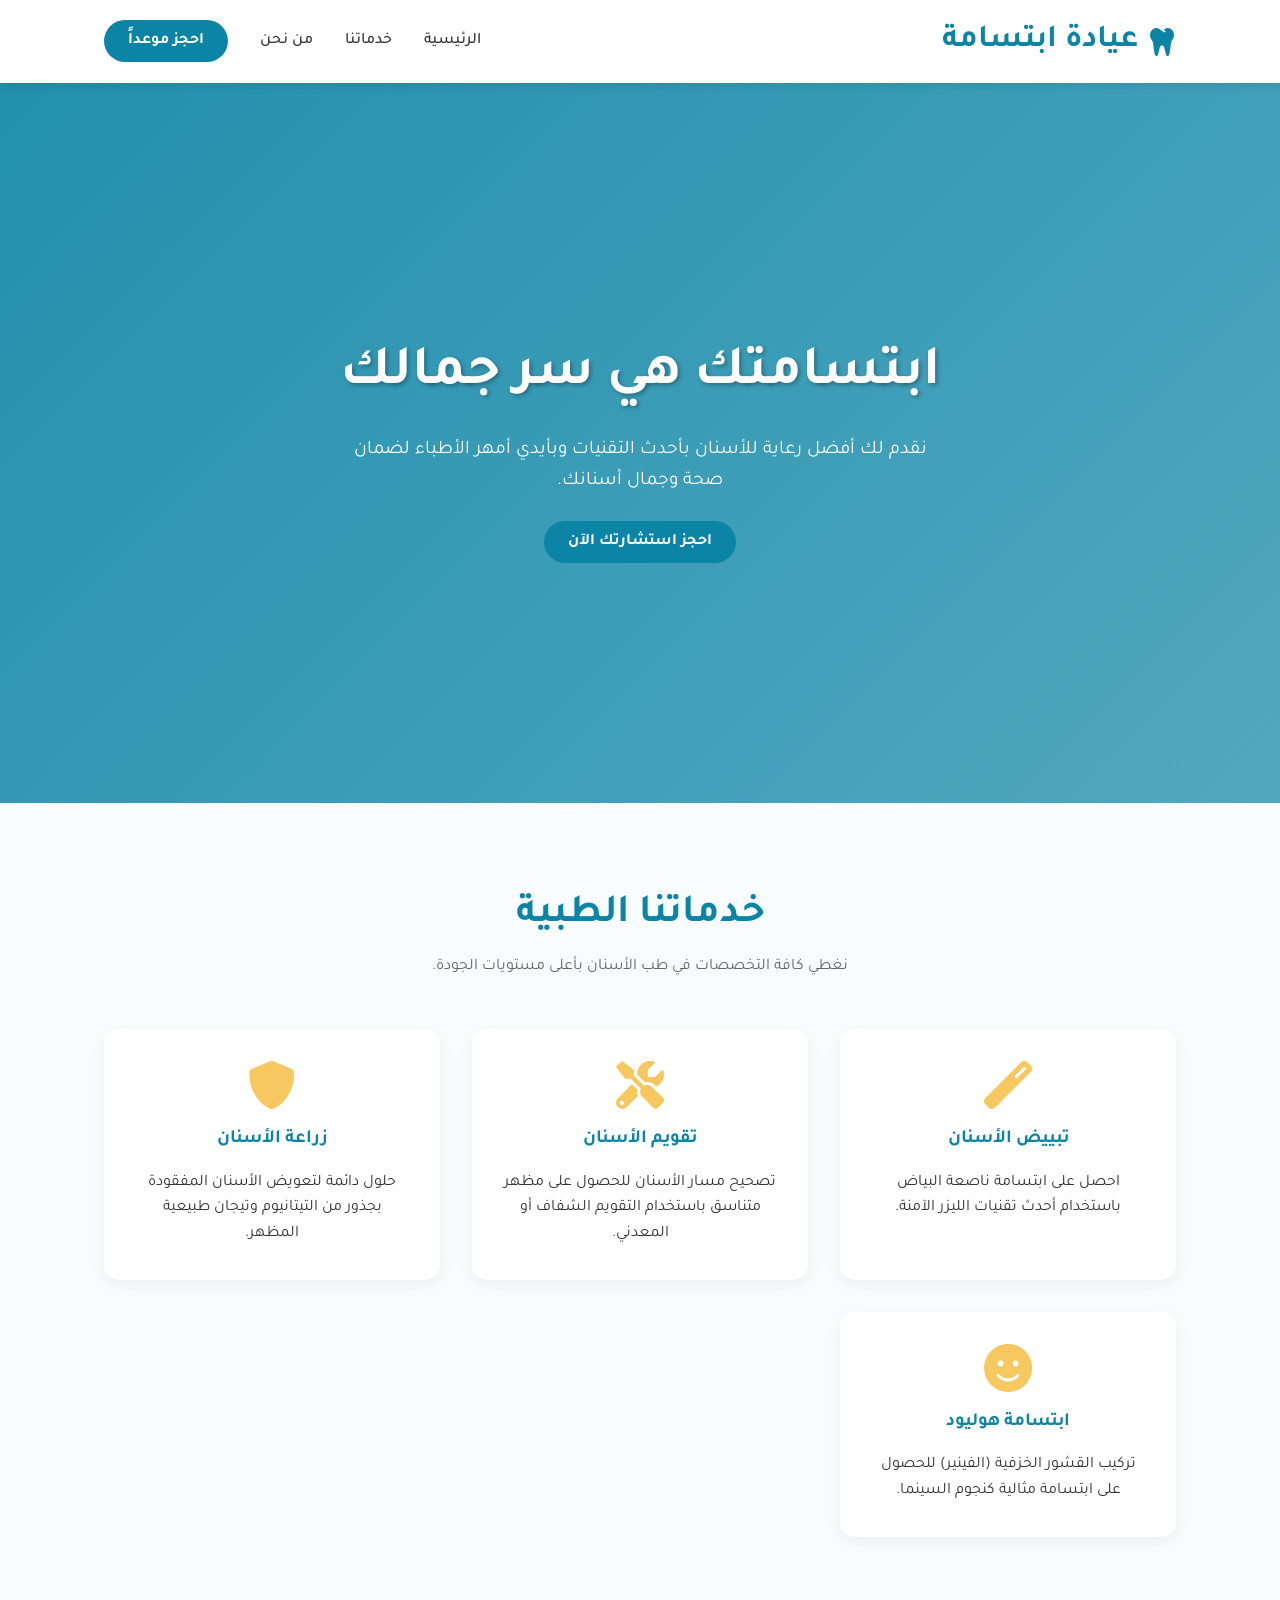
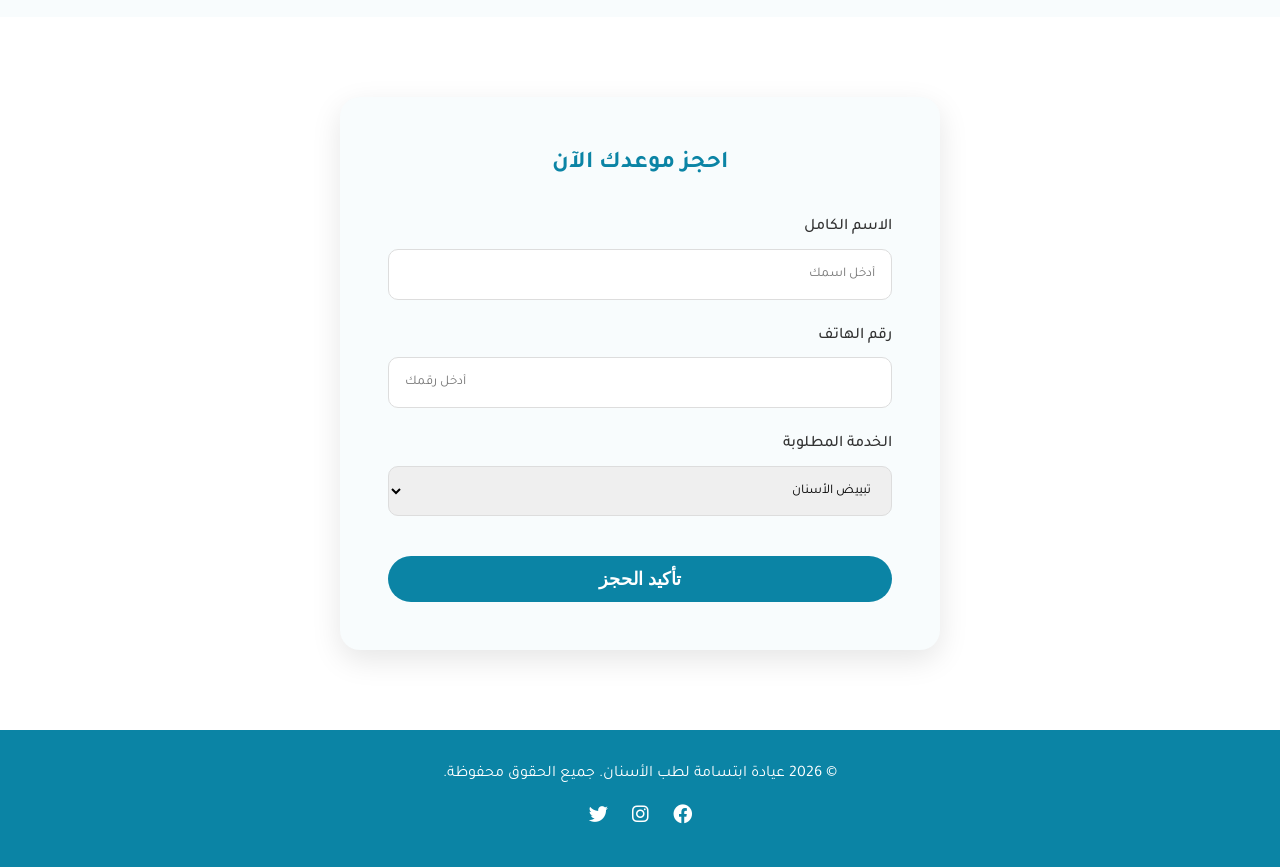
<file: generated_apps/App_Dental_Clinic/index.html>
<!DOCTYPE html>
<html lang="ar" dir="rtl">
<head>
    <meta charset="UTF-8">
    <meta name="viewport" content="width=device-width, initial-scale=1.0">
    <title>عيادة ابتسامة لطب الأسنان</title>
    <link rel="stylesheet" href="style.css">
    <link href="https://cdnjs.cloudflare.com/ajax/libs/font-awesome/6.0.0/css/all.min.css" rel="stylesheet">
</head>
<body>
    <header>
        <div class="container">
            <div class="logo">
                <i class="fas fa-tooth"></i>
                <h1>عيادة ابتسامة</h1>
            </div>
            <nav>
                <ul>
                    <li><a href="#home">الرئيسية</a></li>
                    <li><a href="#services">خدماتنا</a></li>
                    <li><a href="#about">من نحن</a></li>
                    <li><a href="#booking" class="btn-book">احجز موعداً</a></li>
                </ul>
            </nav>
            <div class="menu-toggle" id="mobile-menu">
                <i class="fas fa-bars"></i>
            </div>
        </div>
    </header>

    <section id="home" class="hero">
        <div class="hero-content">
            <h2>ابتسامتك هي سر جمالك</h2>
            <p>نقدم لك أفضل رعاية للأسنان بأحدث التقنيات وبأيدي أمهر الأطباء لضمان صحة وجمال أسنانك.</p>
            <a href="#booking" class="btn-primary">احجز استشارتك الآن</a>
        </div>
    </section>

    <section id="services" class="services">
        <h2>خدماتنا الطبية</h2>
        <p class="section-desc">نغطي كافة التخصصات في طب الأسنان بأعلى مستويات الجودة.</p>
        <div class="services-grid">
            <div class="service-card">
                <i class="fas fa-magic"></i>
                <h3>تبييض الأسنان</h3>
                <p>احصل على ابتسامة ناصعة البياض باستخدام أحدث تقنيات الليزر الآمنة.</p>
            </div>
            <div class="service-card">
                <i class="fas fa-tools"></i>
                <h3>تقويم الأسنان</h3>
                <p>تصحيح مسار الأسنان للحصول على مظهر متناسق باستخدام التقويم الشفاف أو المعدني.</p>
            </div>
            <div class="service-card">
                <i class="fas fa-shield-alt"></i>
                <h3>زراعة الأسنان</h3>
                <p>حلول دائمة لتعويض الأسنان المفقودة بجذور من التيتانيوم وتيجان طبيعية المظهر.</p>
            </div>
            <div class="service-card">
                <i class="fas fa-smile"></i>
                <h3>ابتسامة هوليود</h3>
                <p>تركيب القشور الخزفية (الفينير) للحصول على ابتسامة مثالية كنجوم السينما.</p>
            </div>
        </div>
    </section>

    <section id="booking" class="booking">
        <div class="booking-container">
            <h2>احجز موعدك الآن</h2>
            <form id="bookingForm">
                <div class="form-group">
                    <label>الاسم الكامل</label>
                    <input type="text" id="name" required placeholder="أدخل اسمك">
                </div>
                <div class="form-group">
                    <label>رقم الهاتف</label>
                    <input type="tel" id="phone" required placeholder="أدخل رقمك">
                </div>
                <div class="form-group">
                    <label>الخدمة المطلوبة</label>
                    <select id="service">
                        <option value="تبييض">تبييض الأسنان</option>
                        <option value="تقويم">تقويم الأسنان</option>
                        <option value="زراعة">زراعة الأسنان</option>
                        <option value="استشارة">استشارة عامة</option>
                    </select>
                </div>
                <button type="submit" class="btn-submit">تأكيد الحجز</button>
            </form>
            <div id="formMessage" class="hidden"></div>
        </div>
    </section>

    <footer>
        <div class="container">
            <p>&copy; 2026 عيادة ابتسامة لطب الأسنان. جميع الحقوق محفوظة.</p>
            <div class="social-icons">
                <a href="#"><i class="fab fa-facebook"></i></a>
                <a href="#"><i class="fab fa-instagram"></i></a>
                <a href="#"><i class="fab fa-twitter"></i></a>
            </div>
        </div>
    </footer>

    <script src="script.js"></script>
</body>
</html>
</file>
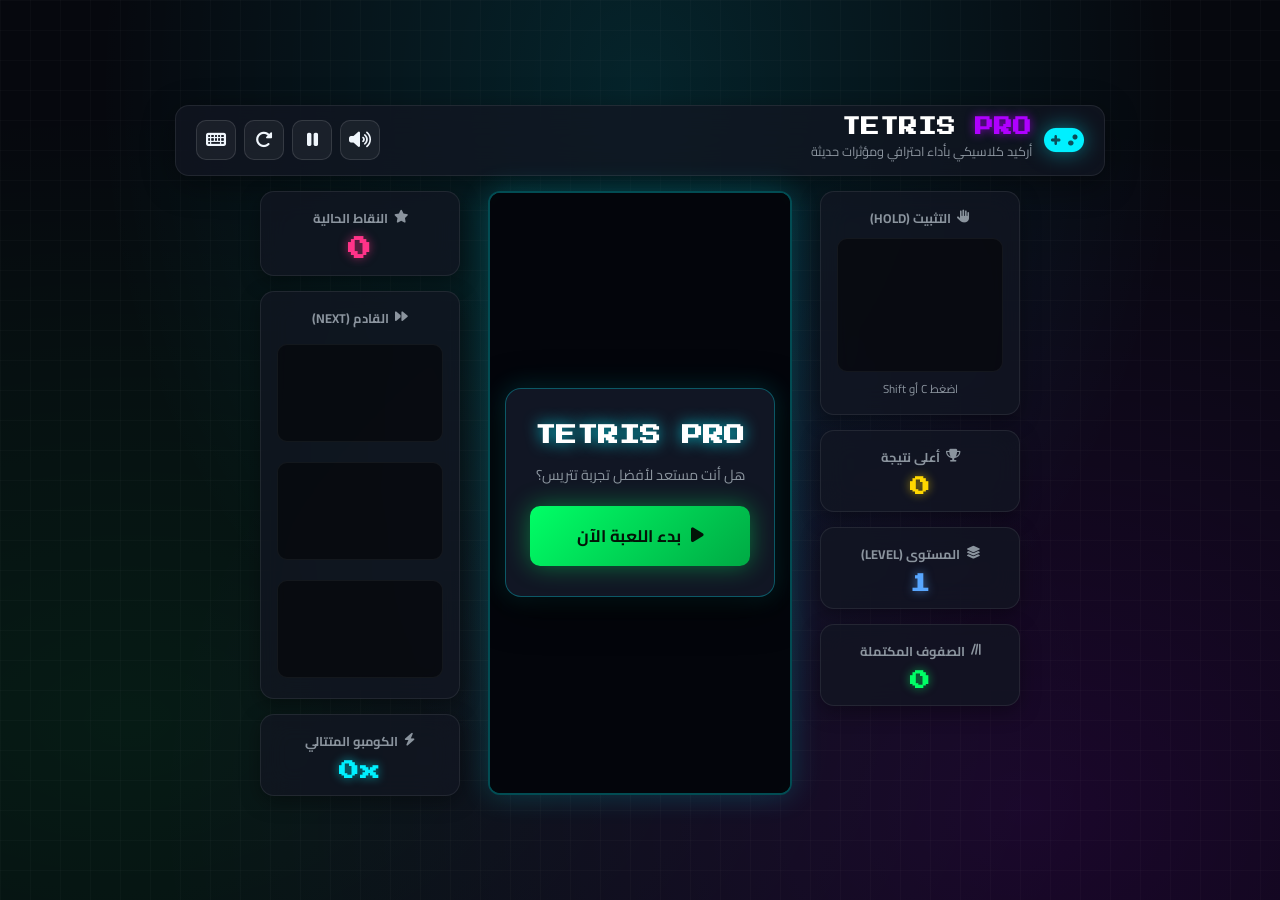
<file: generated_apps/make_tetris_game/index.html>
<!DOCTYPE html>
<html lang="ar" dir="rtl">
<head>
    <meta charset="UTF-8">
    <meta name="viewport" content="width=device-width, initial-scale=1.0, maximum-scale=1.0, user-scalable=no">
    <title>تتريس برو 🎮 TETRIS PRO — أركيد كلاسيكي حديث</title>
    <link rel="icon" href="data:image/svg+xml,<svg xmlns='http://www.w3.org/2000/svg' viewBox='0 0 100 100'><text y='.9em' font-size='90'>🕹️</text></svg>">
    <!-- Google Fonts -->
    <link rel="preconnect" href="https://fonts.googleapis.com">
    <link rel="preconnect" href="https://fonts.gstatic.com" crossorigin>
    <link href="https://fonts.googleapis.com/css2?family=Cairo:wght@400;600;700;800;900&family=Press+Start+2P&family=Outfit:wght@400;600;700;800&display=swap" rel="stylesheet">
    <!-- Font Awesome -->
    <link rel="stylesheet" href="https://cdnjs.cloudflare.com/ajax/libs/font-awesome/6.4.0/css/all.min.css">
    <link rel="stylesheet" href="style.css">
</head>
<body>
    <div class="stars-bg"></div>
    <div class="grid-overlay"></div>

    <div class="tetris-app">
        <!-- Top Arcade Bar -->
        <header class="arcade-header">
            <div class="arcade-logo">
                <i class="fa-solid fa-gamepad logo-icon"></i>
                <div class="logo-text">
                    <h1>TETRIS <span>PRO</span></h1>
                    <p class="tagline">أركيد كلاسيكي بأداء احترافي ومؤثرات حديثة</p>
                </div>
            </div>
            <div class="header-tools">
                <button id="sound-btn" class="arcade-btn icon-btn" title="كتم / تشغيل الصوت">
                    <i class="fa-solid fa-volume-high"></i>
                </button>
                <button id="pause-btn" class="arcade-btn icon-btn" title="إيقاف مؤقت (P)">
                    <i class="fa-solid fa-pause"></i>
                </button>
                <button id="restart-btn" class="arcade-btn icon-btn" title="إعادة تشغيل (R)">
                    <i class="fa-solid fa-rotate-right"></i>
                </button>
                <button id="help-btn" class="arcade-btn icon-btn" title="أزرار التحكم">
                    <i class="fa-solid fa-keyboard"></i>
                </button>
            </div>
        </header>

        <!-- Main Game Layout -->
        <main class="game-wrapper">
            <!-- Left Side Panel (Hold & Stats) -->
            <aside class="panel side-panel left-panel">
                <!-- Hold Piece Card -->
                <div class="glass-card card-hold">
                    <div class="card-title"><i class="fa-solid fa-hand"></i> التثبيت (HOLD)</div>
                    <div class="preview-box">
                        <canvas id="hold-canvas" width="120" height="120"></canvas>
                    </div>
                    <span class="key-hint">اضغط C أو Shift</span>
                </div>

                <!-- Stats Cards -->
                <div class="glass-card stat-card">
                    <div class="card-title"><i class="fa-solid fa-trophy"></i> أعلى نتيجة</div>
                    <div class="stat-value neon-gold" id="high-score">0</div>
                </div>

                <div class="glass-card stat-card">
                    <div class="card-title"><i class="fa-solid fa-layer-group"></i> المستوى (LEVEL)</div>
                    <div class="stat-value neon-blue" id="level">1</div>
                </div>

                <div class="glass-card stat-card">
                    <div class="card-title"><i class="fa-solid fa-lines-leaning"></i> الصفوف المكتملة</div>
                    <div class="stat-value neon-green" id="lines">0</div>
                </div>
            </aside>

            <!-- Center Matrix Board -->
            <section class="matrix-container">
                <div class="canvas-frame">
                    <canvas id="tetris-canvas" width="300" height="600"></canvas>
                    <div id="combo-popup" class="combo-banner"></div>
                    <div id="b2b-badge" class="b2b-banner">BACK-TO-BACK!</div>

                    <!-- Pause Overlay -->
                    <div id="pause-overlay" class="game-overlay hidden">
                        <div class="overlay-box">
                            <i class="fa-solid fa-circle-pause fa-beat"></i>
                            <h2>اللعبة متوقفة مؤقتاً</h2>
                            <p>اضغط استئناف أو زر P للمتابعة</p>
                            <button id="resume-btn" class="btn-glow-blue">استئناف اللعب</button>
                        </div>
                    </div>

                    <!-- Start / Game Over Overlay -->
                    <div id="game-over-overlay" class="game-overlay">
                        <div class="overlay-box">
                            <h2 id="modal-title" class="title-glow">TETRIS PRO</h2>
                            <p id="modal-subtitle">هل أنت مستعد لأفضل تجربة تتريس؟</p>
                            
                            <div class="game-summary" id="game-summary" style="display:none;">
                                <div class="summary-item">
                                    <span>النقاط النهائية</span>
                                    <strong id="final-score" class="neon-green">0</strong>
                                </div>
                                <div class="summary-item">
                                    <span>المستوى الأقصى</span>
                                    <strong id="final-level" class="neon-blue">1</strong>
                                </div>
                                <div class="summary-item">
                                    <span>الصفوف المنتهية</span>
                                    <strong id="final-lines" class="neon-purple">0</strong>
                                </div>
                                <div class="summary-item">
                                    <span>عدد تتريس (4 صفوف)</span>
                                    <strong id="final-tetris" class="neon-gold">0</strong>
                                </div>
                            </div>

                            <button id="start-game-btn" class="btn-glow-green">
                                <i class="fa-solid fa-play"></i> بدء اللعبة الآن
                            </button>
                        </div>
                    </div>
                </div>
            </section>

            <!-- Right Side Panel (Next Queue & Score) -->
            <aside class="panel side-panel right-panel">
                <!-- Score Card -->
                <div class="glass-card stat-card main-score-card">
                    <div class="card-title"><i class="fa-solid fa-star"></i> النقاط الحالية</div>
                    <div class="stat-value neon-pink" id="score">0</div>
                </div>

                <!-- Next Pieces Queue -->
                <div class="glass-card card-next">
                    <div class="card-title"><i class="fa-solid fa-forward"></i> القادم (NEXT)</div>
                    <div class="next-previews">
                        <div class="preview-box mini-preview">
                            <canvas id="next-1" width="90" height="90"></canvas>
                        </div>
                        <div class="preview-box mini-preview">
                            <canvas id="next-2" width="90" height="90"></canvas>
                        </div>
                        <div class="preview-box mini-preview">
                            <canvas id="next-3" width="90" height="90"></canvas>
                        </div>
                    </div>
                </div>

                <!-- Streak / Stats -->
                <div class="glass-card stat-card">
                    <div class="card-title"><i class="fa-solid fa-bolt"></i> الكومبو المتتالي</div>
                    <div class="stat-value neon-cyan" id="combo-count">0x</div>
                </div>
            </aside>
        </main>

        <!-- Touch Controls for Mobile/Tablet -->
        <div class="touch-controls">
            <div class="touch-row">
                <button class="t-btn" id="t-hold" title="تثبيت"><i class="fa-solid fa-hand"></i><span>HOLD</span></button>
                <button class="t-btn" id="t-rot-ccw" title="تدوير يسار"><i class="fa-solid fa-rotate-left"></i></button>
                <button class="t-btn" id="t-rot-cw" title="تدوير يمين"><i class="fa-solid fa-rotate-right"></i></button>
                <button class="t-btn highlight" id="t-hard" title="إسقاط فوري"><i class="fa-solid fa-angles-down"></i><span>DROP</span></button>
            </div>
            <div class="touch-row dpad">
                <button class="t-btn dir-btn" id="t-left" title="يسار"><i class="fa-solid fa-chevron-right"></i></button>
                <button class="t-btn dir-btn" id="t-down" title="تسريع"><i class="fa-solid fa-chevron-down"></i></button>
                <button class="t-btn dir-btn" id="t-right" title="يمين"><i class="fa-solid fa-chevron-left"></i></button>
            </div>
        </div>

        <!-- Keyboard Controls Help Modal -->
        <div id="controls-modal" class="game-overlay hidden">
            <div class="overlay-box modal-wide">
                <h2><i class="fa-solid fa-keyboard"></i> إرشادات أزرار التحكم</h2>
                <div class="controls-grid">
                    <div class="ctrl-item">
                        <span class="ctrl-key">← / →</span> أو <span class="ctrl-key">A / D</span>
                        <span class="ctrl-desc">تحريك القطعة يميناً ويساراً</span>
                    </div>
                    <div class="ctrl-item">
                        <span class="ctrl-key">↑</span> أو <span class="ctrl-key">W</span>
                        <span class="ctrl-desc">تدوير القطعة باتجاه عقارب الساعة</span>
                    </div>
                    <div class="ctrl-item">
                        <span class="ctrl-key">Z</span>
                        <span class="ctrl-desc">تدوير عكس عقارب الساعة</span>
                    </div>
                    <div class="ctrl-item">
                        <span class="ctrl-key">↓</span> أو <span class="ctrl-key">S</span>
                        <span class="ctrl-desc">سقوط سلس ومسرع (Soft Drop)</span>
                    </div>
                    <div class="ctrl-item">
                        <span class="ctrl-key">مسافة Space</span>
                        <span class="ctrl-desc">سقوط فوري مباشر (Hard Drop)</span>
                    </div>
                    <div class="ctrl-item">
                        <span class="ctrl-key">C</span> أو <span class="ctrl-key">Shift</span>
                        <span class="ctrl-desc">تثبيت القطعة الحالية (Hold)</span>
                    </div>
                    <div class="ctrl-item">
                        <span class="ctrl-key">P</span> أو <span class="ctrl-key">Esc</span>
                        <span class="ctrl-desc">إيقاف مؤقت واستئناف</span>
                    </div>
                    <div class="ctrl-item">
                        <span class="ctrl-key">R</span>
                        <span class="ctrl-desc">إعادة تشغيل اللعبة</span>
                    </div>
                </div>
                <button id="close-help-btn" class="btn-glow-blue" style="margin-top:20px;">حسناً، فهمت</button>
            </div>
        </div>
    </div>

    <script src="script.js"></script>
</body>
</html>
</file>
<file: generated_apps/App_Dental_Clinic/style.css>
@import url('https://fonts.googleapis.com/css2?family=Tajawal:wght@400;500;700;800&display=swap');

:root {
    --primary-color: #0b84a5;
    --secondary-color: #f6c85f;
    --text-color: #333;
    --light-bg: #f8fcfd;
    --white: #ffffff;
}

* {
    margin: 0;
    padding: 0;
    box-sizing: border-box;
}

body {
    font-family: 'Tajawal', sans-serif;
    color: var(--text-color);
    background-color: var(--light-bg);
    line-height: 1.6;
}

/* Header */
header {
    background-color: var(--white);
    box-shadow: 0 2px 10px rgba(0,0,0,0.1);
    position: sticky;
    top: 0;
    z-index: 1000;
}

header .container {
    display: flex;
    justify-content: space-between;
    align-items: center;
    padding: 1rem 5%;
    max-width: 1200px;
    margin: auto;
}

.logo {
    display: flex;
    align-items: center;
    gap: 10px;
    color: var(--primary-color);
}

.logo i {
    font-size: 2rem;
}

nav ul {
    list-style: none;
    display: flex;
    align-items: center;
    gap: 2rem;
}

nav a {
    text-decoration: none;
    color: var(--text-color);
    font-weight: 500;
    transition: color 0.3s;
}

nav a:hover {
    color: var(--primary-color);
}

.btn-book, .btn-primary, .btn-submit {
    background-color: var(--primary-color);
    color: var(--white) !important;
    padding: 0.8rem 1.5rem;
    border-radius: 25px;
    font-weight: 700;
    text-decoration: none;
    border: none;
    cursor: pointer;
    transition: background-color 0.3s, transform 0.2s;
}

.btn-book:hover, .btn-primary:hover, .btn-submit:hover {
    background-color: #086b86;
    transform: scale(1.05);
}

/* Hero Section */
.hero {
    background: linear-gradient(135deg, rgba(11,132,165,0.9), rgba(11,132,165,0.7)), url('https://images.unsplash.com/photo-1606811841689-23dfddce3e95?auto=format&fit=crop&q=80') center/cover;
    height: 80vh;
    display: flex;
    align-items: center;
    justify-content: center;
    text-align: center;
    color: var(--white);
    padding: 0 20px;
}

.hero-content h2 {
    font-size: 3.5rem;
    margin-bottom: 1rem;
    text-shadow: 2px 2px 4px rgba(0,0,0,0.3);
}

.hero-content p {
    font-size: 1.2rem;
    margin-bottom: 2rem;
    max-width: 600px;
}

/* Services */
.services {
    padding: 5rem 5%;
    max-width: 1200px;
    margin: auto;
    text-align: center;
}

.services h2 {
    color: var(--primary-color);
    font-size: 2.5rem;
    margin-bottom: 0.5rem;
}

.section-desc {
    margin-bottom: 3rem;
    color: #666;
}

.services-grid {
    display: grid;
    grid-template-columns: repeat(auto-fit, minmax(250px, 1fr));
    gap: 2rem;
}

.service-card {
    background: var(--white);
    padding: 2rem;
    border-radius: 15px;
    box-shadow: 0 5px 15px rgba(0,0,0,0.05);
    transition: transform 0.3s, box-shadow 0.3s;
}

.service-card:hover {
    transform: translateY(-10px);
    box-shadow: 0 8px 25px rgba(11,132,165,0.2);
}

.service-card i {
    font-size: 3rem;
    color: var(--secondary-color);
    margin-bottom: 1rem;
}

.service-card h3 {
    margin-bottom: 1rem;
    color: var(--primary-color);
}

/* Booking */
.booking {
    background-color: var(--white);
    padding: 5rem 5%;
}

.booking-container {
    max-width: 600px;
    margin: auto;
    background: var(--light-bg);
    padding: 3rem;
    border-radius: 20px;
    box-shadow: 0 10px 30px rgba(0,0,0,0.1);
}

.booking h2 {
    text-align: center;
    color: var(--primary-color);
    margin-bottom: 2rem;
}

.form-group {
    margin-bottom: 1.5rem;
}

.form-group label {
    display: block;
    margin-bottom: 0.5rem;
    font-weight: 500;
}

.form-group input, .form-group select {
    width: 100%;
    padding: 1rem;
    border: 1px solid #ddd;
    border-radius: 10px;
    font-family: inherit;
}

.btn-submit {
    width: 100%;
    font-size: 1.1rem;
    margin-top: 1rem;
}

.hidden {
    display: none;
}

#formMessage {
    margin-top: 1.5rem;
    text-align: center;
    font-weight: bold;
    color: var(--primary-color);
}

/* Footer */
footer {
    background-color: var(--primary-color);
    color: var(--white);
    text-align: center;
    padding: 2rem 5%;
}

.social-icons {
    margin-top: 1rem;
}

.social-icons a {
    color: var(--white);
    margin: 0 10px;
    font-size: 1.2rem;
    transition: color 0.3s;
}

.social-icons a:hover {
    color: var(--secondary-color);
}

/* Mobile */
#mobile-menu {
    display: none;
    font-size: 1.5rem;
    cursor: pointer;
}

@media (max-width: 768px) {
    nav ul {
        display: none;
    }
    #mobile-menu {
        display: block;
    }
    .hero-content h2 {
        font-size: 2.5rem;
    }
}
</file>
<file: generated_apps/make_tetris_game/style.css>
:root {
    --bg-dark: #080a10;
    --panel-bg: rgba(18, 22, 34, 0.75);
    --panel-border: rgba(255, 255, 255, 0.08);
    --text-main: #f0f6fc;
    --text-muted: #8b949e;
    
    /* Neon Tetris Colors */
    --c-cyan: #00f0ff;
    --c-blue: #0066ff;
    --c-orange: #ff7700;
    --c-yellow: #ffe600;
    --c-green: #00ff66;
    --c-purple: #b000ff;
    --c-red: #ff0055;
    --c-gold: #ffd700;
}

* {
    margin: 0;
    padding: 0;
    box-sizing: border-box;
    user-select: none;
    -webkit-user-select: none;
    touch-action: manipulation;
}

body {
    background-color: var(--bg-dark);
    color: var(--text-main);
    font-family: 'Cairo', 'Outfit', sans-serif;
    min-height: 100vh;
    display: flex;
    justify-content: center;
    align-items: center;
    overflow-x: hidden;
    position: relative;
}

/* Background Effects */
.stars-bg {
    position: fixed;
    top: 0; left: 0; right: 0; bottom: 0;
    background: 
        radial-gradient(ellipse at 50% 10%, rgba(0, 240, 255, 0.12), transparent 60%),
        radial-gradient(ellipse at 80% 90%, rgba(176, 0, 255, 0.12), transparent 60%),
        radial-gradient(ellipse at 10% 80%, rgba(0, 255, 102, 0.08), transparent 60%),
        #06080e;
    z-index: -2;
}

.grid-overlay {
    position: fixed;
    top: 0; left: 0; right: 0; bottom: 0;
    background-image: 
        linear-gradient(rgba(255, 255, 255, 0.02) 1px, transparent 1px),
        linear-gradient(90deg, rgba(255, 255, 255, 0.02) 1px, transparent 1px);
    background-size: 30px 30px;
    z-index: -1;
    pointer-events: none;
}

.tetris-app {
    width: 100%;
    max-width: 960px;
    padding: 20px 15px;
    display: flex;
    flex-direction: column;
    gap: 15px;
    margin: auto;
}

/* Arcade Header */
.arcade-header {
    display: flex;
    justify-content: space-between;
    align-items: center;
    background: var(--panel-bg);
    border: 1px solid var(--panel-border);
    backdrop-filter: blur(16px);
    padding: 12px 20px;
    border-radius: 14px;
    box-shadow: 0 8px 32px rgba(0, 0, 0, 0.4);
}

.arcade-logo {
    display: flex;
    align-items: center;
    gap: 12px;
}

.logo-icon {
    font-size: 2rem;
    color: var(--c-cyan);
    filter: drop-shadow(0 0 10px rgba(0, 240, 255, 0.5));
}

.logo-text h1 {
    font-family: 'Press Start 2P', monospace;
    font-size: 1.15rem;
    letter-spacing: 1px;
    color: #fff;
    margin: 0;
}

.logo-text h1 span {
    color: var(--c-purple);
    text-shadow: 0 0 10px rgba(176, 0, 255, 0.7);
}

.tagline {
    font-size: 0.8rem;
    color: var(--text-muted);
    margin: 3px 0 0;
}

.header-tools {
    display: flex;
    gap: 8px;
}

.arcade-btn {
    background: rgba(255, 255, 255, 0.05);
    border: 1px solid rgba(255, 255, 255, 0.12);
    color: var(--text-main);
    border-radius: 10px;
    cursor: pointer;
    transition: all 0.2s cubic-bezier(0.16, 1, 0.3, 1);
    display: flex;
    align-items: center;
    justify-content: center;
}

.arcade-btn.icon-btn {
    width: 40px;
    height: 40px;
    font-size: 1.1rem;
}

.arcade-btn:hover {
    background: rgba(0, 240, 255, 0.15);
    border-color: var(--c-cyan);
    color: var(--c-cyan);
    box-shadow: 0 0 15px rgba(0, 240, 255, 0.3);
    transform: translateY(-2px);
}

/* Game Layout */
.game-wrapper {
    display: grid;
    grid-template-columns: 200px 320px 200px;
    justify-content: center;
    gap: 20px;
    align-items: start;
}

/* Glass Panels */
.side-panel {
    display: flex;
    flex-direction: column;
    gap: 15px;
}

.glass-card {
    background: var(--panel-bg);
    border: 1px solid var(--panel-border);
    backdrop-filter: blur(14px);
    border-radius: 14px;
    padding: 14px 16px;
    box-shadow: 0 6px 20px rgba(0, 0, 0, 0.35);
    text-align: center;
    transition: transform 0.2s;
}

.glass-card:hover {
    border-color: rgba(255, 255, 255, 0.18);
}

.card-title {
    font-size: 0.8rem;
    font-weight: 700;
    color: var(--text-muted);
    margin-bottom: 8px;
    display: flex;
    align-items: center;
    justify-content: center;
    gap: 6px;
}

.stat-value {
    font-family: 'Press Start 2P', monospace;
    font-size: 1.25rem;
    font-weight: bold;
    letter-spacing: 1px;
}

.main-score-card .stat-value {
    font-size: 1.45rem;
}

.preview-box {
    display: flex;
    justify-content: center;
    align-items: center;
    background: rgba(0, 0, 0, 0.45);
    border: 1px solid rgba(255, 255, 255, 0.05);
    border-radius: 10px;
    padding: 6px;
    margin: 6px 0;
    min-height: 100px;
}

.key-hint {
    display: block;
    font-size: 0.72rem;
    color: var(--text-muted);
    margin-top: 4px;
}

/* Next Queue */
.next-previews {
    display: flex;
    flex-direction: column;
    gap: 8px;
}

.mini-preview {
    min-height: 65px;
    padding: 3px;
}

/* Center Canvas Frame */
.matrix-container {
    display: flex;
    justify-content: center;
}

.canvas-frame {
    position: relative;
    background: #030508;
    border: 2px solid rgba(0, 240, 255, 0.3);
    box-shadow: 
        0 0 30px rgba(0, 240, 255, 0.2),
        inset 0 0 20px rgba(0, 0, 0, 0.8);
    border-radius: 12px;
    overflow: hidden;
    line-height: 0;
}

#tetris-canvas {
    display: block;
    width: 300px;
    height: 600px;
    background: #04060a;
}

/* Neon Text Colors */
.neon-cyan { color: var(--c-cyan); text-shadow: 0 0 10px rgba(0, 240, 255, 0.6); }
.neon-blue { color: #58a6ff; text-shadow: 0 0 10px rgba(88, 166, 255, 0.6); }
.neon-gold { color: var(--c-gold); text-shadow: 0 0 10px rgba(255, 215, 0, 0.6); }
.neon-green { color: var(--c-green); text-shadow: 0 0 10px rgba(0, 255, 102, 0.6); }
.neon-pink { color: #ff3388; text-shadow: 0 0 10px rgba(255, 51, 136, 0.6); }
.neon-purple { color: #b000ff; text-shadow: 0 0 10px rgba(176, 0, 255, 0.6); }

/* In-Game Notifications */
.combo-banner {
    position: absolute;
    top: 25%;
    left: 50%;
    transform: translate(-50%, -50%) scale(0.5);
    background: linear-gradient(135deg, rgba(255, 0, 85, 0.85), rgba(176, 0, 255, 0.85));
    border: 1px solid #fff;
    color: #fff;
    font-family: 'Press Start 2P', monospace;
    font-size: 0.9rem;
    padding: 8px 16px;
    border-radius: 20px;
    pointer-events: none;
    opacity: 0;
    transition: all 0.25s ease-out;
    box-shadow: 0 0 25px rgba(255, 0, 85, 0.8);
    white-space: nowrap;
    z-index: 10;
}

.combo-banner.show {
    opacity: 1;
    transform: translate(-50%, -50%) scale(1.1);
}

.b2b-banner {
    position: absolute;
    top: 35%;
    left: 50%;
    transform: translate(-50%, -50%) scale(0.8);
    background: rgba(255, 215, 0, 0.9);
    color: #000;
    font-family: 'Press Start 2P', monospace;
    font-size: 0.75rem;
    font-weight: bold;
    padding: 6px 12px;
    border-radius: 12px;
    pointer-events: none;
    opacity: 0;
    transition: all 0.2s ease-out;
    box-shadow: 0 0 20px rgba(255, 215, 0, 0.8);
    white-space: nowrap;
    z-index: 10;
}

.b2b-banner.show {
    opacity: 1;
    transform: translate(-50%, -50%) scale(1);
}

/* Overlays (Start / Pause / Game Over) */
.game-overlay {
    position: absolute;
    top: 0; left: 0; right: 0; bottom: 0;
    background: rgba(4, 6, 12, 0.88);
    backdrop-filter: blur(8px);
    display: flex;
    justify-content: center;
    align-items: center;
    z-index: 20;
    transition: opacity 0.3s;
}

.game-overlay.hidden {
    display: none;
    pointer-events: none;
}

.overlay-box {
    background: rgba(18, 24, 38, 0.95);
    border: 1px solid rgba(0, 240, 255, 0.3);
    border-radius: 16px;
    padding: 30px 24px;
    text-align: center;
    box-shadow: 0 10px 40px rgba(0, 0, 0, 0.8), 0 0 25px rgba(0, 240, 255, 0.2);
    width: 90%;
    max-width: 380px;
    line-height: 1.6;
}

.overlay-box i.fa-circle-pause {
    font-size: 3rem;
    color: var(--c-cyan);
    margin-bottom: 15px;
}

.title-glow {
    font-family: 'Press Start 2P', monospace;
    font-size: 1.3rem;
    color: #fff;
    text-shadow: 0 0 15px rgba(0, 240, 255, 0.8);
    margin-bottom: 10px;
}

.overlay-box p {
    color: var(--text-muted);
    font-size: 0.9rem;
    margin-bottom: 20px;
}

.game-summary {
    display: flex;
    flex-direction: column;
    gap: 8px;
    background: rgba(0, 0, 0, 0.4);
    border-radius: 10px;
    padding: 14px;
    margin-bottom: 20px;
    text-align: right;
}

.summary-item {
    display: flex;
    justify-content: space-between;
    font-size: 0.9rem;
}

.summary-item strong {
    font-family: 'Press Start 2P', monospace;
    font-size: 0.85rem;
}

/* Glow Buttons */
.btn-glow-green, .btn-glow-blue {
    display: inline-flex;
    align-items: center;
    justify-content: center;
    gap: 10px;
    width: 100%;
    padding: 14px;
    border-radius: 10px;
    font-family: 'Cairo', sans-serif;
    font-size: 1.05rem;
    font-weight: 700;
    cursor: pointer;
    border: none;
    transition: all 0.2s cubic-bezier(0.16, 1, 0.3, 1);
}

.btn-glow-green {
    background: linear-gradient(135deg, #00ff66, #00aa44);
    color: #031408;
    box-shadow: 0 0 25px rgba(0, 255, 102, 0.4);
}

.btn-glow-green:hover {
    transform: scale(1.03);
    box-shadow: 0 0 35px rgba(0, 255, 102, 0.7);
}

.btn-glow-blue {
    background: linear-gradient(135deg, #00f0ff, #0077ff);
    color: #030a14;
    box-shadow: 0 0 25px rgba(0, 240, 255, 0.4);
}

.btn-glow-blue:hover {
    transform: scale(1.03);
    box-shadow: 0 0 35px rgba(0, 240, 255, 0.7);
}

/* Touch Controls */
.touch-controls {
    display: none;
    flex-direction: column;
    gap: 10px;
    max-width: 400px;
    margin: 10px auto 0;
    width: 100%;
}

.touch-row {
    display: flex;
    justify-content: center;
    gap: 10px;
}

.t-btn {
    background: rgba(255, 255, 255, 0.08);
    border: 1px solid rgba(255, 255, 255, 0.15);
    color: #fff;
    border-radius: 12px;
    height: 52px;
    flex: 1;
    font-size: 1.2rem;
    display: flex;
    flex-direction: column;
    align-items: center;
    justify-content: center;
    gap: 2px;
    cursor: pointer;
    active: scale(0.95);
}

.t-btn span {
    font-size: 0.65rem;
    font-weight: bold;
}

.t-btn.highlight {
    background: rgba(0, 240, 255, 0.2);
    border-color: var(--c-cyan);
    color: var(--c-cyan);
}

.t-btn.dir-btn {
    height: 56px;
    font-size: 1.4rem;
}

/* Help Modal Grid */
.modal-wide {
    max-width: 500px;
}

.controls-grid {
    display: flex;
    flex-direction: column;
    gap: 10px;
    text-align: right;
    margin-top: 15px;
}

.ctrl-item {
    display: flex;
    justify-content: space-between;
    align-items: center;
    background: rgba(255, 255, 255, 0.03);
    border: 1px solid rgba(255, 255, 255, 0.06);
    padding: 8px 12px;
    border-radius: 8px;
    font-size: 0.85rem;
}

.ctrl-key {
    background: rgba(0, 240, 255, 0.15);
    border: 1px solid rgba(0, 240, 255, 0.3);
    color: var(--c-cyan);
    padding: 3px 8px;
    border-radius: 5px;
    font-family: monospace;
    font-weight: bold;
}

.ctrl-desc {
    color: #c9d1d9;
}

/* Responsive */
@media (max-width: 768px) {
    .game-wrapper {
        grid-template-columns: 1fr;
        justify-items: center;
    }
    .side-panel {
        display: grid;
        grid-template-columns: repeat(2, 1fr);
        width: 100%;
        max-width: 320px;
    }
    .touch-controls {
        display: flex;
    }
}
</file>
